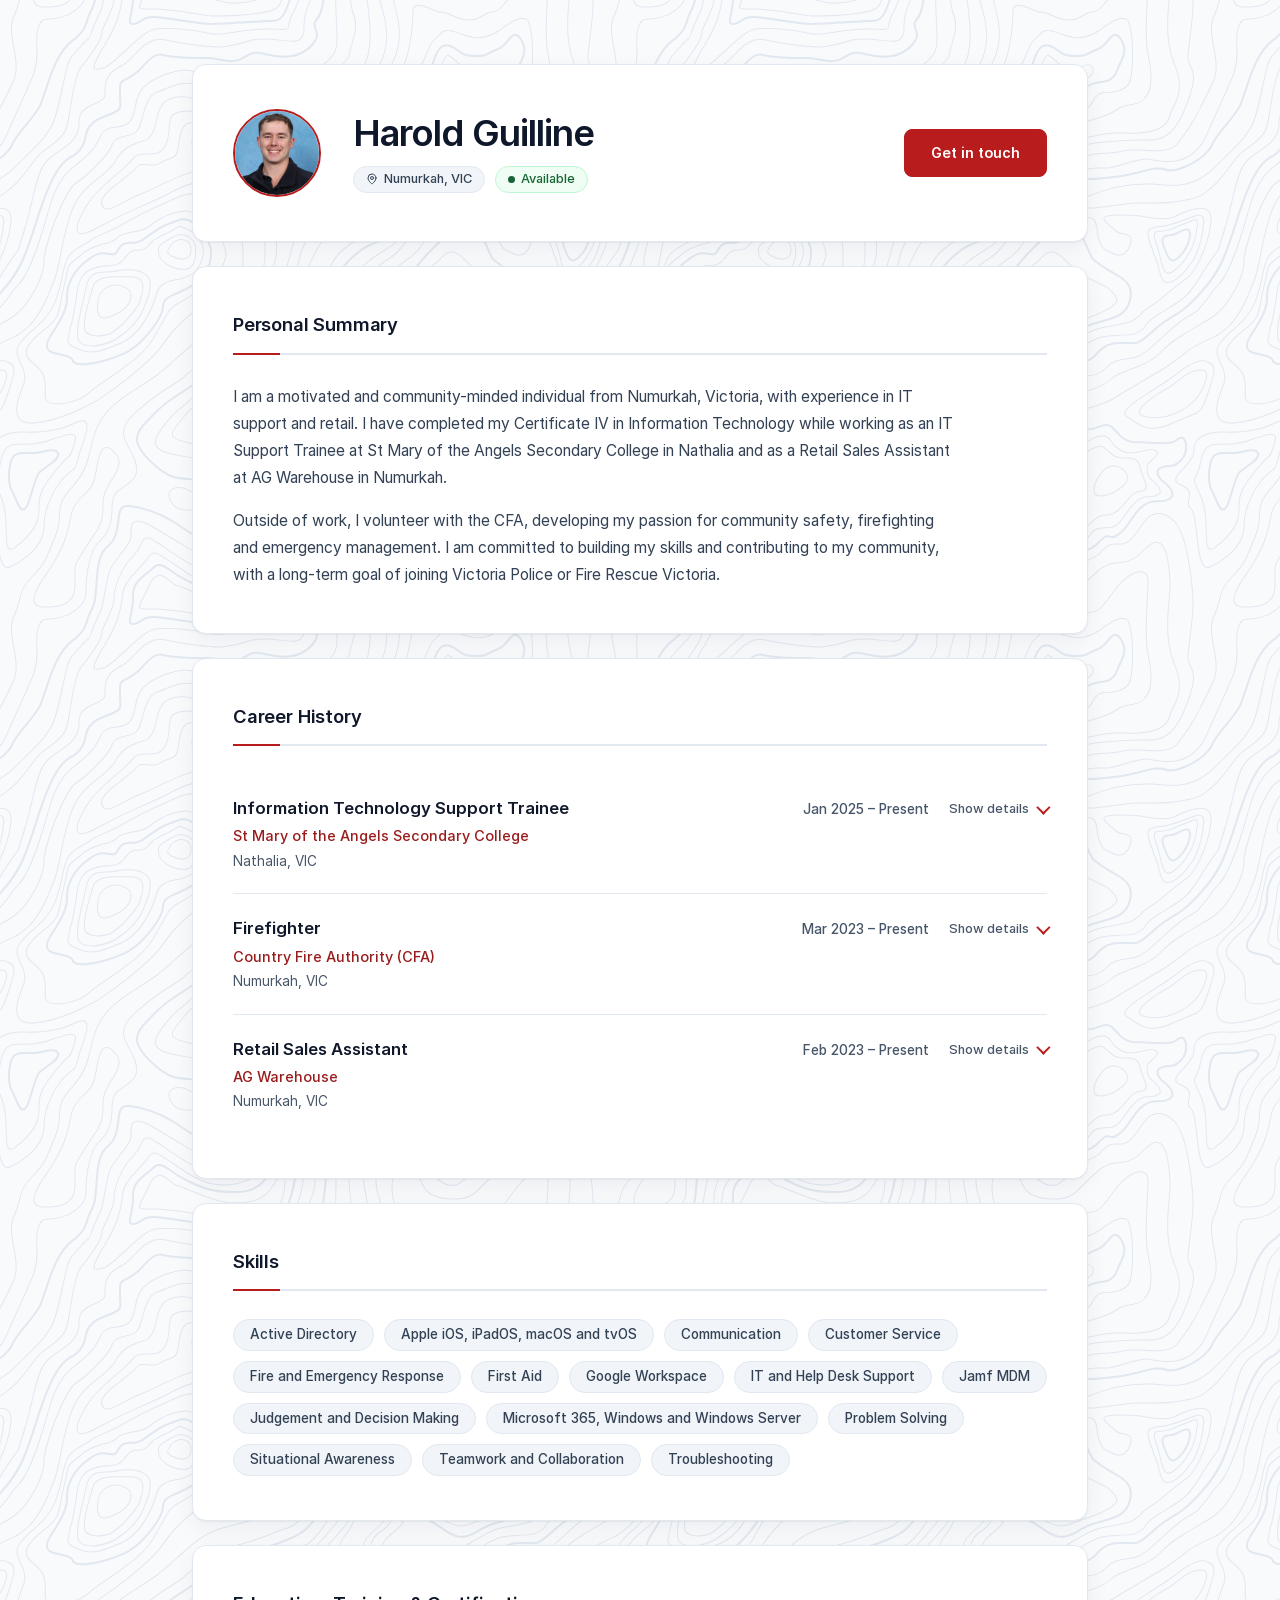
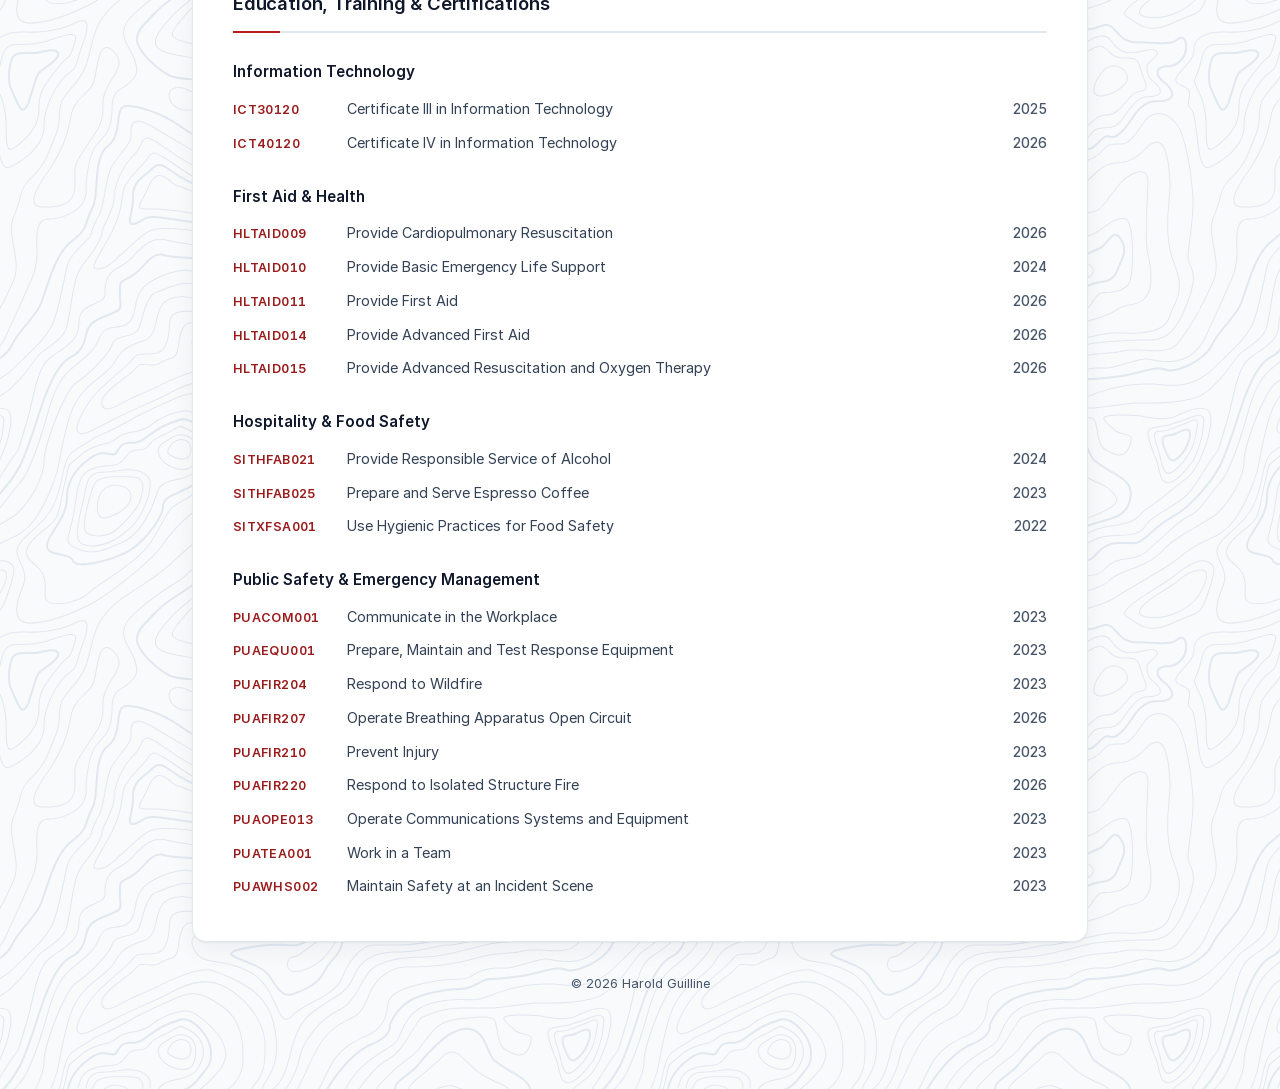
<file: index.html>
<!DOCTYPE html>
<html lang="en">
<head>
  <meta charset="UTF-8" />
  <meta name="viewport" content="width=device-width, initial-scale=1.0" />
  <title>Harold Guilline | Digital Resume</title>
  <link rel="preload" href="assets/fonts/inter/Inter-Regular.woff2" as="font" type="font/woff2" crossorigin />
  <link rel="preload" href="assets/fonts/inter/Inter-Medium.woff2" as="font" type="font/woff2" crossorigin />
  <link rel="preload" href="assets/fonts/inter/Inter-SemiBold.woff2" as="font" type="font/woff2" crossorigin />
  <link rel="stylesheet" href="style.css" />
</head>
<body>

  <div class="background"></div>

  <main class="wrap">

    <!-- Hero Header -->
    <section class="card hero-card fade-in" style="--d:0.1s">
      <div class="hero-inner">

        <div class="avatar fade-in" style="--d:0.15s">
          <img src="assets/images/avatar.jpg" alt="Harold Guilline" />
        </div>

        <div class="hero-text">
          <h1 class="title">Harold Guilline</h1>

          <div class="hero-badges">
            <span class="badge">
              <svg width="12" height="12" viewBox="0 0 24 24" fill="none" stroke="currentColor" stroke-width="2" stroke-linecap="round" stroke-linejoin="round"><path d="M20 10c0 6-8 12-8 12S4 16 4 10a8 8 0 0 1 16 0z"/><circle cx="12" cy="10" r="3"/></svg>
              Numurkah, VIC
            </span>
            <span class="badge badge-available">
              <span class="pulse-dot"></span>
              Available
            </span>
          </div>
        </div>

        <a class="button fade-in" style="--d:0.3s" href="mailto:admin@guilliharold.com">Get in touch</a>

      </div>
    </section>

    <!-- Personal Summary -->
    <section class="card fade-in" style="--d:0.2s">
      <h2 class="section-heading">Personal Summary</h2>
      <p class="about-text">
        I am a motivated and community-minded individual from Numurkah, Victoria, with experience in IT support and retail. I have completed my Certificate IV in Information Technology while working as an IT Support Trainee at St Mary of the Angels Secondary College in Nathalia and as a Retail Sales Assistant at AG Warehouse in Numurkah.
      </p>
      <p class="about-text">
        Outside of work, I volunteer with the CFA, developing my passion for community safety, firefighting and emergency management. I am committed to building my skills and contributing to my community, with a long-term goal of joining Victoria Police or Fire Rescue Victoria.
      </p>
    </section>

    <!-- Experience -->
    <section class="card fade-in" style="--d:0.3s">
      <h2 class="section-heading">Career History</h2>

      <details class="entry job">
        <summary class="entry-summary">
          <div class="entry-meta">
            <div class="entry-left">
              <span class="entry-role">Information Technology Support Trainee</span>
              <span class="entry-org">St Mary of the Angels Secondary College</span>
              <span class="entry-location">Nathalia, VIC</span>
            </div>
            <span class="entry-date">Jan 2025 – Present</span>
          </div>
          <span class="entry-toggle" aria-hidden="true"></span>
        </summary>
        <div class="entry-body">
          <ul class="entry-bullets">
            <li>Provide clear and concise technical support to staff and students in person, by phone, and email.</li>
            <li>Troubleshoot hardware, software, printer, projector and other issues as they arise.</li>
            <li>Support both Microsoft Windows and Apple macOS environments across a range of computers and devices.</li>
            <li>Manage Apple and Microsoft devices using Mobile Device Management (MDM) solutions.</li>
            <li>Create and manage user accounts and reset passwords in Active Directory via Remote Desktop.</li>
            <li>Assist with maintaining the network, including access points, network cabinets and switches.</li>
            <li>Support classroom technologies such as Apple TVs, projectors and printers.</li>
            <li>Track ICT assets and equipment loaned to staff and students using a Microsoft Power App.</li>
            <li>Lodge and prepare damaged or faulty devices for shipping to an external repairer in Melbourne.</li>
            <li>Work collaboratively with team members to diagnose and resolve technical issues.</li>
          </ul>
        </div>
      </details>

      <details class="entry job">
        <summary class="entry-summary">
          <div class="entry-meta">
            <div class="entry-left">
              <span class="entry-role">Firefighter</span>
              <span class="entry-org">Country Fire Authority (CFA)</span>
              <span class="entry-location">Numurkah, VIC</span>
            </div>
            <span class="entry-date">Mar 2023 – Present</span>
          </div>
          <span class="entry-toggle" aria-hidden="true"></span>
        </summary>
        <div class="entry-body">
          <ul class="entry-bullets">
            <li>Respond to fires and other emergencies as part of a trained and coordinated firefighting team, including structure fires, grass and scrub fires, and road accidents.</li>
            <li>Assist with fire suppression and other emergency response activities.</li>
            <li>Operate and communicate effectively using emergency communications procedures and equipment.</li>
            <li>Work collaboratively with fire and emergency personnel in high-pressure and dynamic environments.</li>
            <li>Follow established safety procedures and operational protocols during emergency incidents.</li>
            <li>Attend and participate in training to maintain a high level of operational readiness.</li>
            <li>Carry out routine checks on brigade facilities, equipment and appliances.</li>
          </ul>
        </div>
      </details>

      <details class="entry job">
        <summary class="entry-summary">
          <div class="entry-meta">
            <div class="entry-left">
              <span class="entry-role">Retail Sales Assistant</span>
              <span class="entry-org">AG Warehouse</span>
              <span class="entry-location">Numurkah, VIC</span>
            </div>
            <span class="entry-date">Feb 2023 – Present</span>
          </div>
          <span class="entry-toggle" aria-hidden="true"></span>
        </summary>
        <div class="entry-body">
          <ul class="entry-bullets">
            <li>Provide friendly and professional customer service, assisting customers with their enquiries and needs.</li>
            <li>Assist customers in selecting products by providing relevant product advice and recommendations.</li>
            <li>Process sales, cash and card payments accurately at the point of sale.</li>
            <li>Maintain a clean, organised and presentable store environment.</li>
            <li>Work collaboratively with team members to support day-to-day store operations.</li>
          </ul>
        </div>
      </details>

    </section>

<!-- Skills -->
    <section class="card fade-in" style="--d:0.6s">
      <h2 class="section-heading">Skills</h2>
      <ul class="pill-list">
        <li>Active Directory</li>
        <li>Apple iOS, iPadOS, macOS and tvOS</li>
        <li>Communication</li>
        <li>Customer Service</li>
        <li>Fire and Emergency Response</li>
        <li>First Aid</li>
        <li>Google Workspace</li>
        <li>IT and Help Desk Support</li>
        <li>Jamf MDM</li>
        <li>Judgement and Decision Making</li>
        <li>Microsoft 365, Windows and Windows Server</li>
        <li>Problem Solving</li>
        <li>Situational Awareness</li>
        <li>Teamwork and Collaboration</li>
        <li>Troubleshooting</li>
      </ul>
    </section>
    
<!-- Qualifications -->
    <section class="card fade-in" style="--d:0.72s">
      <h2 class="section-heading">Education, Training &amp; Certifications</h2>
      <div class="cert-grid">

        <div class="cert-group">
          <p class="cert-group-label">Information Technology</p>
          <ul class="cert-list">
            <li>
              <span class="cert-code">ICT30120</span>
              <span class="cert-name">Certificate III in Information Technology</span>
              <span class="cert-year">2025</span>
            </li>
            <li>
              <span class="cert-code">ICT40120</span>
              <span class="cert-name">Certificate IV in Information Technology</span>
              <span class="cert-year">2026</span>
            </li>
          </ul>
        </div>


        <div class="cert-group">
          <p class="cert-group-label">First Aid &amp; Health</p>
          <ul class="cert-list">
            <li>
              <span class="cert-code">HLTAID009</span>
              <span class="cert-name">Provide Cardiopulmonary Resuscitation</span>
              <span class="cert-year">2026</span>
            </li>
            <li>
              <span class="cert-code">HLTAID010</span>
              <span class="cert-name">Provide Basic Emergency Life Support</span>
              <span class="cert-year">2024</span>
            </li>
            <li>
              <span class="cert-code">HLTAID011</span>
              <span class="cert-name">Provide First Aid</span>
              <span class="cert-year">2026</span>
            </li>
            <li>
              <span class="cert-code">HLTAID014</span>
              <span class="cert-name">Provide Advanced First Aid</span>
              <span class="cert-year">2026</span>
            </li>
            <li>
              <span class="cert-code">HLTAID015</span>
              <span class="cert-name">Provide Advanced Resuscitation and Oxygen Therapy</span>
              <span class="cert-year">2026</span>
            </li>  
          </ul>
        </div>

        <div class="cert-group">
          <p class="cert-group-label">Hospitality &amp; Food Safety</p>
          <ul class="cert-list">
            <li>
              <span class="cert-code">SITHFAB021</span>
              <span class="cert-name">Provide Responsible Service of Alcohol</span>
              <span class="cert-year">2024</span>
            </li>
            <li>
              <span class="cert-code">SITHFAB025</span>
              <span class="cert-name">Prepare and Serve Espresso Coffee</span>
              <span class="cert-year">2023</span>
            </li>
            <li>
              <span class="cert-code">SITXFSA001</span>
              <span class="cert-name">Use Hygienic Practices for Food Safety</span>
              <span class="cert-year">2022</span>
            </li>
          </ul>
        </div>

        <div class="cert-group">
          <p class="cert-group-label">Public Safety &amp; Emergency Management</p>
          <ul class="cert-list">
            <li>
              <span class="cert-code">PUACOM001</span>
              <span class="cert-name">Communicate in the Workplace</span>
              <span class="cert-year">2023</span>
            </li>
            <li>
              <span class="cert-code">PUAEQU001</span>
              <span class="cert-name">Prepare, Maintain and Test Response Equipment</span>
              <span class="cert-year">2023</span>
            </li>
            <li>
              <span class="cert-code">PUAFIR204</span>
              <span class="cert-name">Respond to Wildfire</span>
              <span class="cert-year">2023</span>
            </li>
            <li>
              <span class="cert-code">PUAFIR207</span>
              <span class="cert-name">Operate Breathing Apparatus Open Circuit</span>
              <span class="cert-year">2026</span>
            </li>
            <li>
              <span class="cert-code">PUAFIR210</span>
              <span class="cert-name">Prevent Injury</span>
              <span class="cert-year">2023</span>
            </li>
            <li>
              <span class="cert-code">PUAFIR220</span>
              <span class="cert-name">Respond to Isolated Structure Fire</span>
              <span class="cert-year">2026</span>
            </li>
            <li>
              <span class="cert-code">PUAOPE013</span>
              <span class="cert-name">Operate Communications Systems and Equipment</span>
              <span class="cert-year">2023</span>
            </li>
            <li>
              <span class="cert-code">PUATEA001</span>
              <span class="cert-name">Work in a Team</span>
              <span class="cert-year">2023</span>
            </li>
            <li>
              <span class="cert-code">PUAWHS002</span>
              <span class="cert-name">Maintain Safety at an Incident Scene</span>
              <span class="cert-year">2023</span>
            </li>
          </ul>
        </div>

      </div>
    </section>

    <!-- Referees & References 
    <section class="card fade-in" style="--d:0.7s">
      <h2 class="section-heading">Referees &amp; References</h2>
      <p class="about-text">References are available upon request. Please get in touch via <a class="inline-link" href="mailto:admin@guilliharold.com">admin@guilliharold.com</a> and I'll be happy to provide details.</p>
    </section>
    -->

    <footer class="footer fade-in" style="--d:0.85s">
      © <span id="year"></span> Harold Guilline
    </footer>

  </main>

  <script src="script.js"></script>
</body>
</html>
</file>
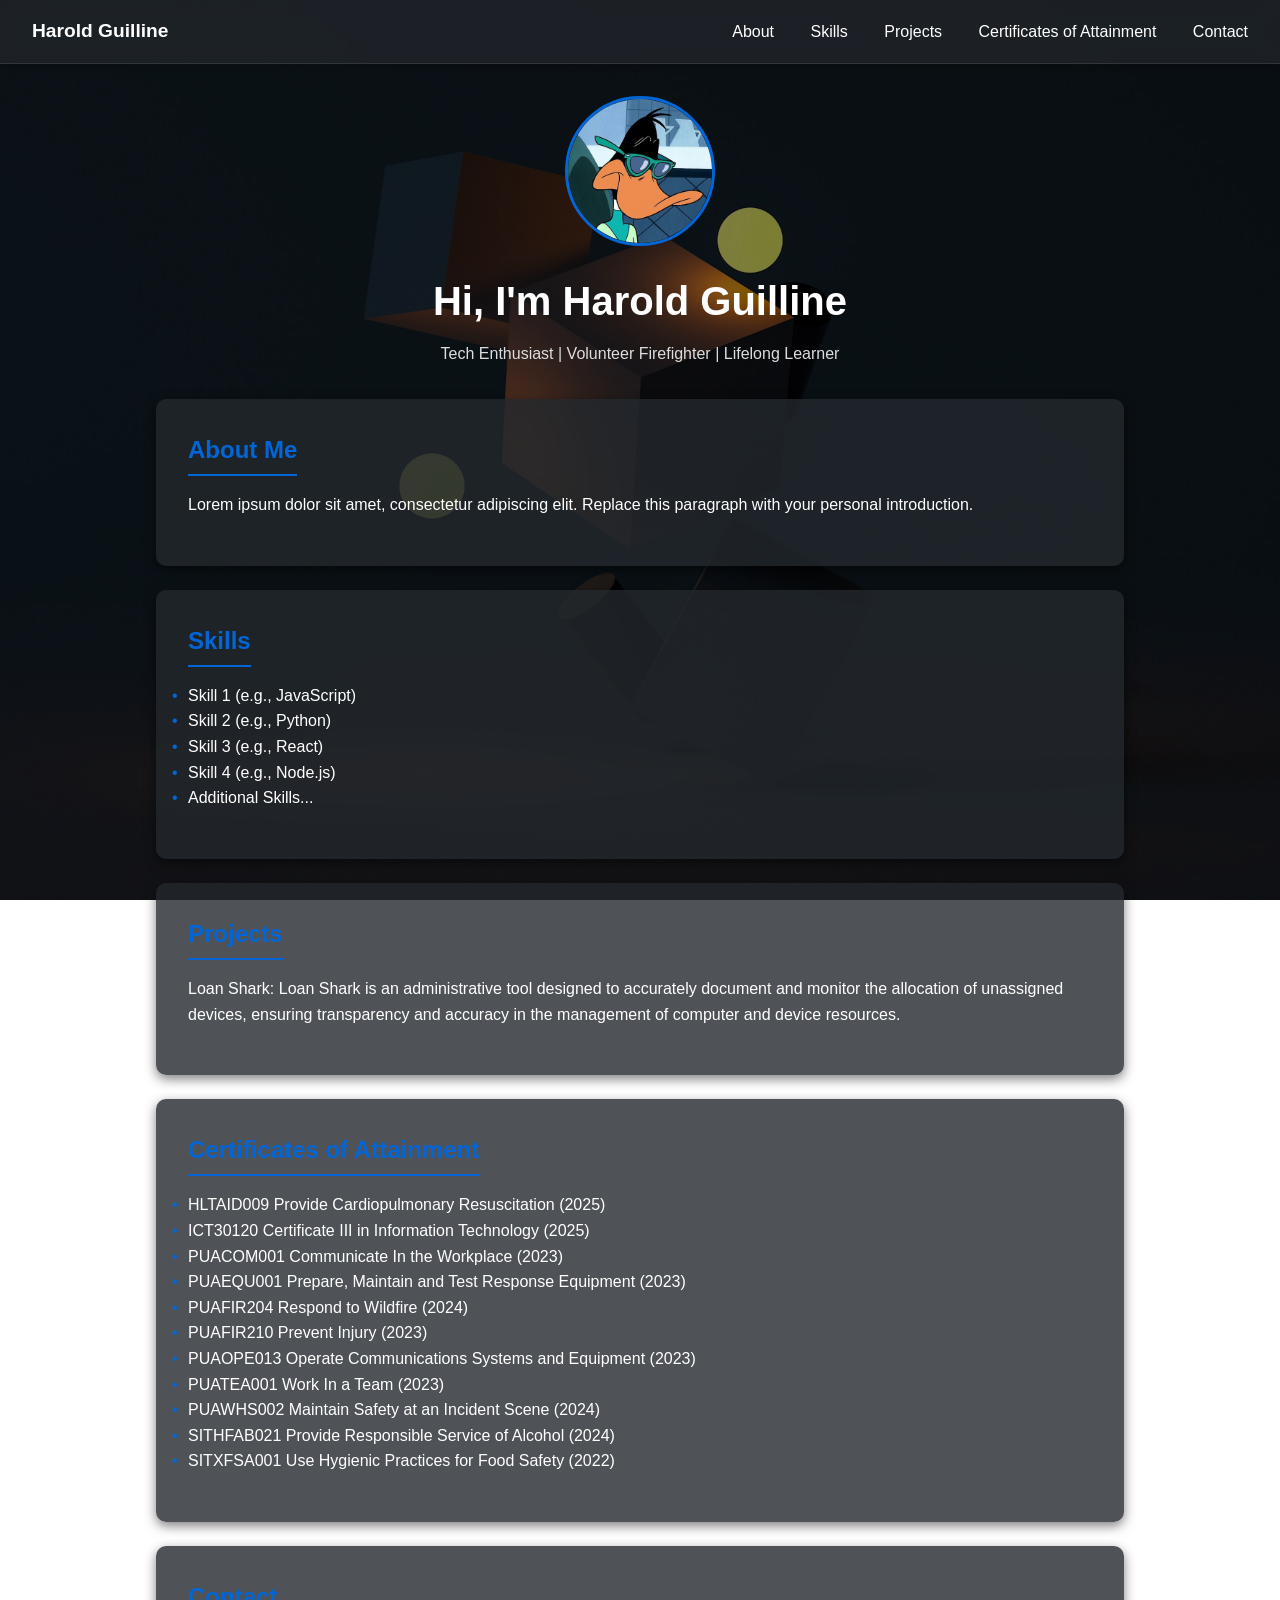
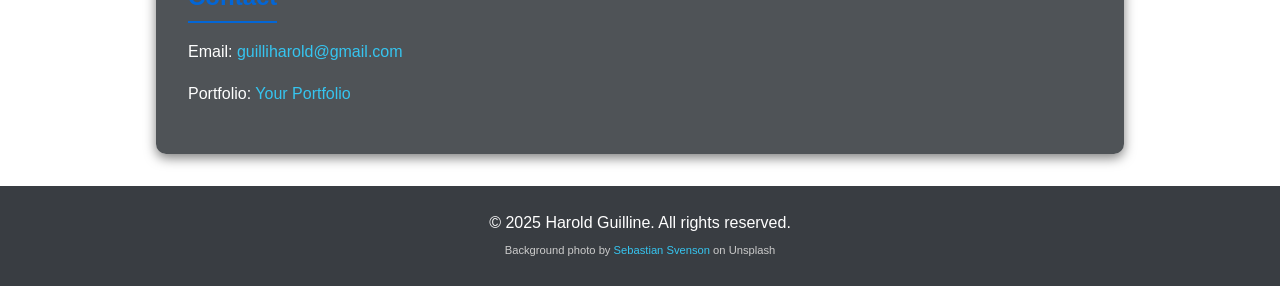
<file: about-me.html>
<!DOCTYPE html>
<html lang="en">
<head>
    <meta charset="UTF-8">
    <meta name="viewport" content="width=device-width, initial-scale=1.0">
    <title>Harold Guilline - About Me</title>
    <style>
        * { box-sizing: border-box; margin: 0; padding: 0; }

        body {
            font-family: 'Segoe UI', Tahoma, Geneva, Verdana, sans-serif;
            line-height: 1.6;
            color: #fff;
            background: url('assets/images/sebastian-svenson-d2w-_1LJioQ-unsplash.jpg') no-repeat center center fixed;
            background-size: cover;
        }

        body::before {
            content: "";
            position: fixed;
            top: 0;
            left: 0;
            width: 100%;
            height: 100%;
            background-color: rgba(0,0,0,0.5);
            z-index: -1;
        }

        /* Modernized Navbar */
        nav {
            position: sticky;
            top: 0;
            z-index: 1000;
            display: flex;
            justify-content: space-between;
            align-items: center;
            padding: 1rem 2rem;
            background-color: rgba(36, 41, 46, 0.7);
            backdrop-filter: blur(8px);
            border-bottom: 1px solid rgba(255, 255, 255, 0.1);
            box-shadow: 0 2px 6px rgba(0,0,0,0.2);
            transition: background 0.3s ease;
        }

        nav .logo {
            font-weight: 700;
            font-size: 1.2rem;
        }

        nav .nav-links a {
            color: #fff;
            text-decoration: none;
            margin-left: 2rem;
            font-weight: 500;
            position: relative;
            transition: color 0.3s ease;
        }

        nav .nav-links a::after {
            content: "";
            position: absolute;
            width: 0%;
            height: 2px;
            bottom: -3px;
            left: 0;
            background-color: #36c5f0;
            transition: width 0.3s ease;
        }

        nav .nav-links a:hover::after {
            width: 100%;
        }

        nav .nav-links a:hover {
            color: #36c5f0;
        }

        .container { max-width: 1000px; margin: 2rem auto; padding: 0 1rem; }

        header { text-align: center; margin-bottom: 2rem; }
        header img { width: 150px; height: 150px; border-radius: 50%; margin-bottom: 1rem; object-fit: cover; border: 3px solid #0366d6; }
        header h1 { font-size: 2.5rem; margin-bottom: 0.5rem; }
        header p { font-size: 1rem; color: #ddd; }

        /* Sections with scroll offset to fix navbar overlap */
        section {
            background-color: rgba(36, 41, 46, 0.8);
            padding: 2rem;
            margin-bottom: 1.5rem;
            border-radius: 10px;
            box-shadow: 0 4px 12px rgba(0,0,0,0.5);
            scroll-margin-top: 80px; /* offset for sticky navbar */
        }

        section h2 {
            color: #0366d6;
            margin-bottom: 1rem;
            border-bottom: 2px solid #0366d6;
            display: inline-block;
            padding-bottom: 0.3rem;
        }

        section p, section ul { margin-bottom: 1rem; }
        ul { list-style: none; padding-left: 0; }
        ul li::before { content: "•"; color: #0366d6; display: inline-block; width: 1em; margin-left: -1em; }

        a { color: #36c5f0; text-decoration: none; }
        a:hover { text-decoration: underline; }

        footer {
            text-align: center;
            padding: 1.5rem;
            background-color: rgba(36, 41, 46, 0.9);
            color: #fff;
            margin-top: 2rem;
        }

        footer .attribution {
            font-size: 0.7rem;
            color: #ccc;
        }

        html { scroll-behavior: smooth; }
    </style>
</head>
<body>

    <nav>
        <div class="logo">Harold Guilline</div>
        <div class="nav-links">
            <a href="#about">About</a>
            <a href="#skills">Skills</a>
            <a href="#projects">Projects</a>
            <a href="#certificates">Certificates of Attainment</a>
            <a href="#contact">Contact</a>
        </div>
    </nav>

    <div class="container">
        <header>
            <img src="assets/images/41de902437c76b3294df4bfe32f34fae.jpg" alt="Harold Guilline">
            <h1>Hi, I'm Harold Guilline</h1>
            <p>Tech Enthusiast | Volunteer Firefighter | Lifelong Learner</p>
        </header>

        <section id="about">
            <h2>About Me</h2>
            <p>Lorem ipsum dolor sit amet, consectetur adipiscing elit. Replace this paragraph with your personal introduction.</p>
        </section>

        <section id="skills">
            <h2>Skills</h2>
            <ul>
                <li>Skill 1 (e.g., JavaScript)</li>
                <li>Skill 2 (e.g., Python)</li>
                <li>Skill 3 (e.g., React)</li>
                <li>Skill 4 (e.g., Node.js)</li>
                <li>Additional Skills...</li>
            </ul>
        </section>

        <section id="projects">
            <h2>Projects</h2>
            <p>Loan Shark: Loan Shark is an administrative tool designed to accurately document and monitor the allocation of unassigned devices, ensuring transparency and accuracy in the management of computer and device resources.</p>
        </section>

        <section id="certificates">
            <h2>Certificates of Attainment</h2>
            <ul>
                <li>HLTAID009 Provide Cardiopulmonary Resuscitation (2025)</li>
                <li>ICT30120 Certificate III in Information Technology (2025)</li>
                <li>PUACOM001 Communicate In the Workplace (2023)</li>
                <li>PUAEQU001 Prepare, Maintain and Test Response Equipment (2023)</li>
                <li>PUAFIR204 Respond to Wildfire (2024)</li>
                <li>PUAFIR210 Prevent Injury (2023)</li>
                <li>PUAOPE013 Operate Communications Systems and Equipment (2023)</li>
                <li>PUATEA001 Work In a Team (2023)</li>
                <li>PUAWHS002 Maintain Safety at an Incident Scene (2024)</li>
                <li>SITHFAB021 Provide Responsible Service of Alcohol (2024)</li>
                <li>SITXFSA001 Use Hygienic Practices for Food Safety (2022)</li>
            </ul>
        </section>

        <section id="contact">
            <h2>Contact</h2>
            <p>Email: <a href="mailto:guilliharold@gmail.com">guilliharold@gmail.com</a></p>
            <p>Portfolio: <a href="#">Your Portfolio</a></p>
        </section>
    </div>

    <footer>
        &copy; 2025 Harold Guilline. All rights reserved.<br>
        <span class="attribution">Background photo by <a href="https://unsplash.com/@sebastiansvenson" target="_blank">Sebastian Svenson</a> on Unsplash</span>
    </footer>

</body>
</html>
</file>
<file: style.css>
/* ── Fonts (self-hosted Inter) ──────────────── */
@font-face {
  font-family: 'Inter';
  font-style: normal;
  font-weight: 400;
  font-display: swap;
  src: url('assets/fonts/inter/Inter-Regular.woff2') format('woff2');
}

@font-face {
  font-family: 'Inter';
  font-style: normal;
  font-weight: 500;
  font-display: swap;
  src: url('assets/fonts/inter/Inter-Medium.woff2') format('woff2');
}

@font-face {
  font-family: 'Inter';
  font-style: normal;
  font-weight: 600;
  font-display: swap;
  src: url('assets/fonts/inter/Inter-SemiBold.woff2') format('woff2');
}

:root {
  --bg: #f8fafc;
  --card: #ffffff;
  --border: #e2e8f0;
  --rule: #e2e8f0;
  --text: #0f172a;
  --text-2: #334155;   /* body copy, about 10:1 on card */
  --text-3: #475569;   /* dates, locations, about 7.5:1 */
  --accent: #b91c1c;   /* CFA / FRV red */
  --accent-strong: #991b1b;
  --on-accent: #ffffff;
  --ok: #166534;
  --ok-bg: #f0fdf4;
  --ok-border: #bbf7d0;
  --pill-bg: #f1f5f9;
  --shadow: 0 1px 2px rgba(15, 23, 42, 0.06), 0 8px 24px rgba(15, 23, 42, 0.05);
  --focus: #1d4ed8;
}

* {
  margin: 0;
  padding: 0;
  box-sizing: border-box;
  font-family: 'Inter', ui-sans-serif, system-ui, -apple-system, sans-serif;
}

body {
  min-height: 100vh;
  color: var(--text);
  line-height: 1.5;

  /* Topographic texture (Hero Patterns). Colour shows if the file is missing. */
  background-color: var(--bg);
  background-image: url('assets/images/topography.svg');
  background-repeat: repeat;
  background-size: 600px 600px;
}

/* Static background: kept in the markup, but no longer animated or blurred */
.background { display: none; }

a:focus-visible,
.button:focus-visible {
  outline: 3px solid var(--focus);
  outline-offset: 3px;
}

/* ── Layout ─────────────────────────────────── */
.wrap {
  position: relative;
  width: 100%;
  max-width: 960px;
  margin: 0 auto;
  padding: 64px 32px 96px;
  display: flex;
  flex-direction: column;
  gap: 24px;
}

.card {
  padding: 44px 40px;
  border-radius: 14px;
  background: var(--card);
  border: 1px solid var(--border);
  box-shadow: var(--shadow);
}

/* ── Entrance: one gentle fade, content visible if it fails ── */
.fade-in {
  animation: fade-up 0.5s ease-out both;
  animation-delay: var(--d, 0s);
}

@keyframes fade-up {
  from { opacity: 0; transform: translateY(8px); }
  to   { opacity: 1; transform: none; }
}

/* ── Hero ───────────────────────────────────── */
.hero-inner {
  display: flex;
  align-items: center;
  gap: 32px;
}

.avatar {
  width: 88px;
  height: 88px;
  border-radius: 50%;
  flex-shrink: 0;
  overflow: hidden;
  background: var(--pill-bg);
  border: 2px solid var(--accent);
}

.avatar img {
  width: 100%;
  height: 100%;
  object-fit: cover;
  display: block;
}

.hero-text { flex: 1; min-width: 0; }

.title {
  font-size: 2.3rem;
  font-weight: 600;
  letter-spacing: -0.025em;
  line-height: 1.1;
  margin-bottom: 12px;
  color: var(--text);
}

.hero-badges {
  display: flex;
  align-items: center;
  gap: 10px;
  flex-wrap: wrap;
}

.badge {
  display: inline-flex;
  align-items: center;
  gap: 6px;
  font-size: 0.8rem;
  font-weight: 500;
  color: var(--text-2);
  padding: 6px 12px;
  border-radius: 100px;
  background: var(--pill-bg);
  border: 1px solid var(--border);
  line-height: 1;
}

.badge-available {
  color: var(--ok);
  background: var(--ok-bg);
  border-color: var(--ok-border);
}

.pulse-dot {
  width: 7px;
  height: 7px;
  border-radius: 50%;
  background: var(--ok);
  animation: pulse 2.4s ease infinite;
}

@keyframes pulse {
  0%   { box-shadow: 0 0 0 0 var(--ok-border); }
  70%  { box-shadow: 0 0 0 6px transparent; }
  100% { box-shadow: 0 0 0 0 transparent; }
}

/* ── Button ─────────────────────────────────── */
.button {
  display: inline-block;
  padding: 12px 26px;
  border-radius: 8px;
  text-decoration: none;
  font-size: 0.9rem;
  font-weight: 600;
  white-space: nowrap;
  flex-shrink: 0;
  color: var(--on-accent);
  background: var(--accent);
  border: 1px solid var(--accent);
  transition: filter 0.2s ease;
}

.button:hover { filter: brightness(1.1); }

.button-sm {
  display: inline-flex;
  align-items: center;
  gap: 8px;
  padding: 9px 16px;
  font-size: 0.82rem;
}

.button-outline {
  color: var(--accent-strong);
  background: transparent;
  border-color: var(--accent);
}

.button-outline:hover { filter: none; background: var(--pill-bg); }

.project-links {
  display: flex;
  flex-wrap: wrap;
  gap: 10px;
  margin-bottom: 18px;
}

/* ── Section headings ───────────────────────── */
.section-heading {
  font-size: 1.15rem;
  font-weight: 600;
  letter-spacing: -0.01em;
  color: var(--text);
  margin-bottom: 28px;
  padding-bottom: 14px;
  border-bottom: 2px solid var(--accent);
  display: inline-block;
  min-width: 100%;
  border-image: linear-gradient(to right, var(--accent) 48px, var(--rule) 48px) 1;
}

/* ── Text ───────────────────────────────────── */
.about-text {
  font-size: 0.97rem;
  font-weight: 400;
  color: var(--text-2);
  line-height: 1.75;
  max-width: 72ch;
  text-wrap: pretty;
}

.about-text + .about-text { margin-top: 16px; }

/* ── Entries ────────────────────────────────── */
.entry {
  padding: 26px 0;
  border-bottom: 1px solid var(--rule);
}

.entry:first-of-type { padding-top: 0; }
.entry:last-of-type  { border-bottom: none; padding-bottom: 0; }

.entry-meta {
  display: flex;
  justify-content: space-between;
  align-items: flex-start;
  gap: 24px;
  margin-bottom: 14px;
}

.entry-left {
  display: flex;
  flex-direction: column;
  gap: 4px;
}

.entry-role {
  font-size: 1.05rem;
  font-weight: 600;
  color: var(--text);
}

.entry-org {
  font-size: 0.9rem;
  font-weight: 500;
  color: var(--accent-strong);
}

.entry-location {
  font-size: 0.85rem;
  color: var(--text-3);
}

.entry-date {
  font-size: 0.85rem;
  font-weight: 500;
  color: var(--text-3);
  white-space: nowrap;
  flex-shrink: 0;
  padding-top: 3px;
}

.entry-bullets {
  list-style: none;
  display: flex;
  flex-direction: column;
  gap: 9px;
}

.entry-bullets li {
  font-size: 0.9rem;
  color: var(--text-2);
  line-height: 1.65;
  padding-left: 18px;
  position: relative;
  text-wrap: pretty; /* avoids one-word last lines */
}

.entry-bullets li::before {
  content: '';
  position: absolute;
  left: 0;
  top: 0.65em;
  width: 5px;
  height: 5px;
  border-radius: 50%;
  background: var(--accent);
}

.entry-tools {
  margin-top: 16px;
  font-size: 0.85rem;
  color: var(--text-3);
  line-height: 1.65;
}

.entry-tools strong {
  font-weight: 600;
  color: var(--text-2);
}

/* ── Skill pills ────────────────────────────── */
.pill-list {
  list-style: none;
  display: flex;
  flex-wrap: wrap;
  gap: 10px;
}

.pill-list li {
  font-size: 0.85rem;
  font-weight: 500;
  padding: 8px 16px;
  border-radius: 100px;
  background: var(--pill-bg);
  border: 1px solid var(--border);
  color: var(--text-2);
  line-height: 1;
}

/* ── Certificates ───────────────────────────── */
.cert-grid {
  display: flex;
  flex-direction: column;
  gap: 32px;
}

.cert-group-label {
  font-size: 0.95rem;
  font-weight: 600;
  color: var(--text);
  margin-bottom: 14px;
}

.cert-list {
  list-style: none;
  display: flex;
  flex-direction: column;
  gap: 12px;
}

.cert-list li {
  display: flex;
  align-items: baseline;
  gap: 14px;
}

.cert-code {
  font-size: 0.78rem;
  font-weight: 600;
  font-variant-numeric: tabular-nums;
  letter-spacing: 0.03em;
  color: var(--accent-strong);
  white-space: nowrap;
  flex-shrink: 0;
  min-width: 100px;
}

.cert-year {
  font-size: 0.85rem;
  font-weight: 500;
  font-variant-numeric: tabular-nums;
  color: var(--text-3);
  white-space: nowrap;
  flex-shrink: 0;
  margin-left: auto;
}

.cert-name {
  font-size: 0.9rem;
  color: var(--text-2);
  line-height: 1.5;
}

/* ── Links & footer ─────────────────────────── */
.inline-link,
.inline-link:link,
.inline-link:visited {
  color: var(--accent-strong);
  font-weight: 500;
  text-decoration: underline;
  text-underline-offset: 3px;
}

.inline-link:hover { filter: brightness(1.15); }

.footer {
  text-align: center;
  font-size: 0.8rem;
  color: var(--text-3);
  padding-top: 8px;
}

/* ── Responsive ─────────────────────────────── */
@media (max-width: 700px) {
  .wrap         { padding: 36px 16px 64px; gap: 16px; }
  .card         { padding: 30px 22px; }
  .hero-inner   { flex-direction: column; align-items: flex-start; gap: 20px; }
  .button       { width: 100%; text-align: center; }
  .button-sm     { justify-content: center; }
  .title        { font-size: 1.9rem; }
  .entry-meta   { flex-direction: column; gap: 6px; }
  .cert-list li { flex-direction: column; gap: 2px; }
  .cert-code    { min-width: unset; }
  .cert-year    { margin-left: 0; }
}

/* ── Reduced motion ─────────────────────────── */
@media (prefers-reduced-motion: reduce) {
  .fade-in, .pulse-dot { animation: none; }
  .button { transition: none; }
}

/* ── Print / Save as PDF: always clean black on white ── */
@media print {
  :root {
    --bg: #fff; --card: #fff; --border: #cbd5e1; --rule: #cbd5e1;
    --text: #000; --text-2: #1e293b; --text-3: #334155;
    --accent: #991b1b; --accent-strong: #991b1b;
    --ok: #166534; --ok-bg: #fff; --ok-border: #cbd5e1;
    --pill-bg: #fff; --shadow: none;
  }
  body { min-height: 0; background: #fff; background-image: none; }
  .wrap { max-width: none; padding: 0; gap: 12px; }
  .card { box-shadow: none; border: none; padding: 12px 0; break-inside: avoid-page; }
  .fade-in { animation: none; }
  .button, .pulse-dot { display: none; }
}
/* ── Collapsible career entries ─────────────── */
.entry-summary:focus-visible { outline: 3px solid var(--focus); outline-offset: 3px; border-radius: 8px; }

.job { padding: 0; }
.job:first-of-type { padding-top: 0; }

.entry-summary {
  display: flex;
  align-items: flex-start;
  gap: 20px;
  padding: 22px 0;
  cursor: pointer;
  list-style: none;
}
.entry-summary::-webkit-details-marker { display: none; }
.entry-summary .entry-meta { flex: 1; min-width: 0; margin-bottom: 0; }
.entry-summary:hover .entry-role { color: var(--accent-strong); }

.entry-toggle {
  display: inline-flex;
  align-items: center;
  gap: 8px;
  flex-shrink: 0;
  padding-top: 3px;
  font-size: 0.8rem;
  font-weight: 500;
  color: var(--text-3);
  white-space: nowrap;
}
.entry-toggle::before { content: "Show details"; }
.job[open] .entry-toggle::before { content: "Hide details"; }
.entry-toggle::after {
  content: "";
  width: 8px;
  height: 8px;
  border-right: 2px solid var(--accent);
  border-bottom: 2px solid var(--accent);
  transform: rotate(45deg) translateY(-2px);
  transition: transform 0.2s ease;
}
.job[open] .entry-toggle::after { transform: rotate(-135deg) translate(-2px, 0); }

.entry-body {
  display: flex;
  flex-direction: column;
  gap: 22px;
  padding: 0 0 26px;
}
.job[open] .entry-body { animation: fade-up 0.25s ease-out both; }

.entry-bullets { max-width: 75ch; }

@media (max-width: 700px) {
  .entry-summary { flex-direction: column; gap: 8px; }
  .entry-toggle { padding-top: 0; }
}

@media (prefers-reduced-motion: reduce) {
  .job[open] .entry-body { animation: none; }
  .entry-toggle::after { transition: none; }
}

@media print {
  .entry-toggle { display: none; }
  .entry-summary { padding: 10px 0; }
}
</file>
